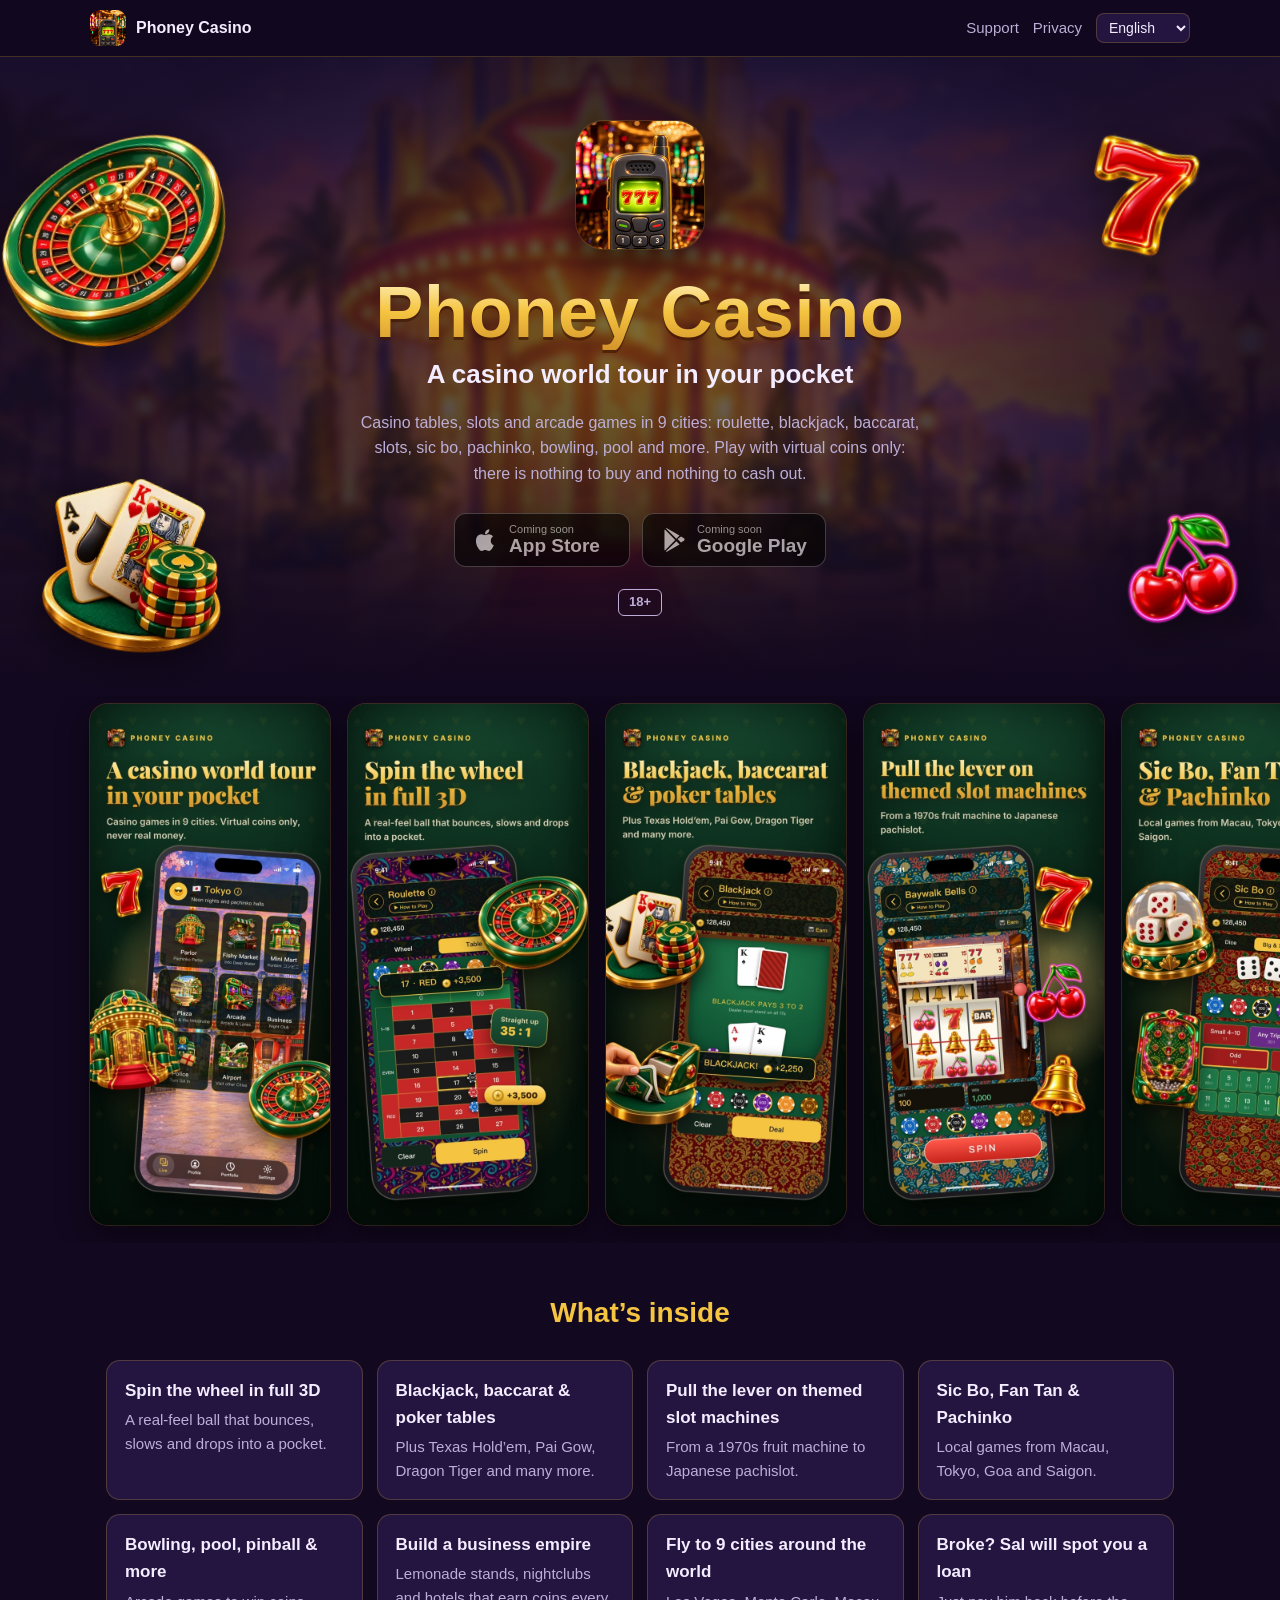
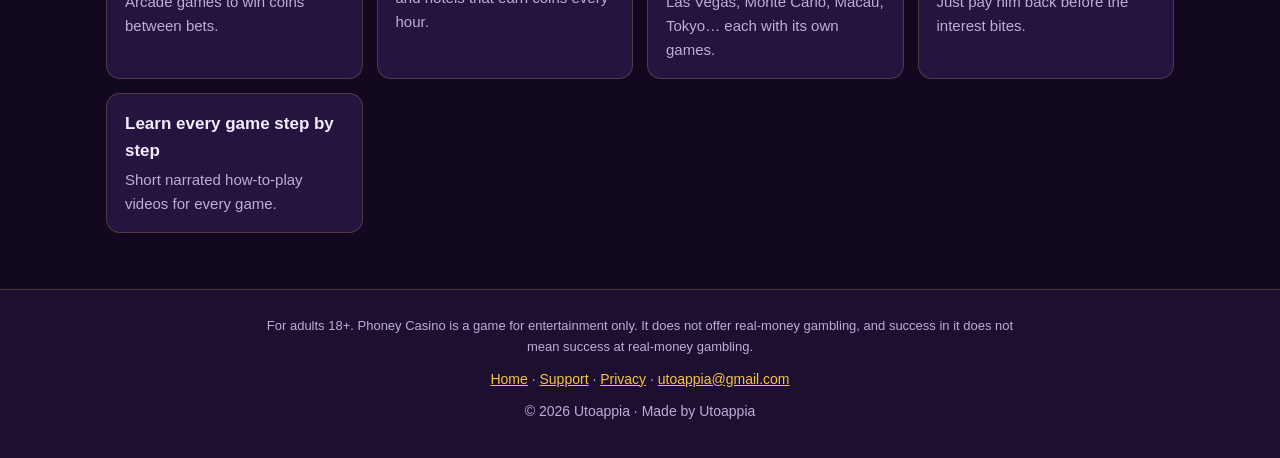
<file: index.html>
<!doctype html>
<html lang="en">
<head>
<meta charset="utf-8">
<meta name="viewport" content="width=device-width, initial-scale=1">
<title>Phoney Casino</title>
<meta name="description" content="Phoney Casino: 60 casino and arcade games in 9 cities, played with virtual coins only. For adults 18+.">
<meta name="theme-color" content="#12081f">
<link rel="icon" href="assets/favicon.png">
<link rel="apple-touch-icon" href="assets/apple-touch-icon.png">
<link rel="stylesheet" href="assets/style.css">
</head>
<body data-page="home" data-root="">
<noscript>Phoney Casino. Please enable JavaScript. Contact: utoappia@gmail.com</noscript>
<script src="assets/content.js"></script>
<script src="assets/app.js"></script>
</body>
</html>
</file>
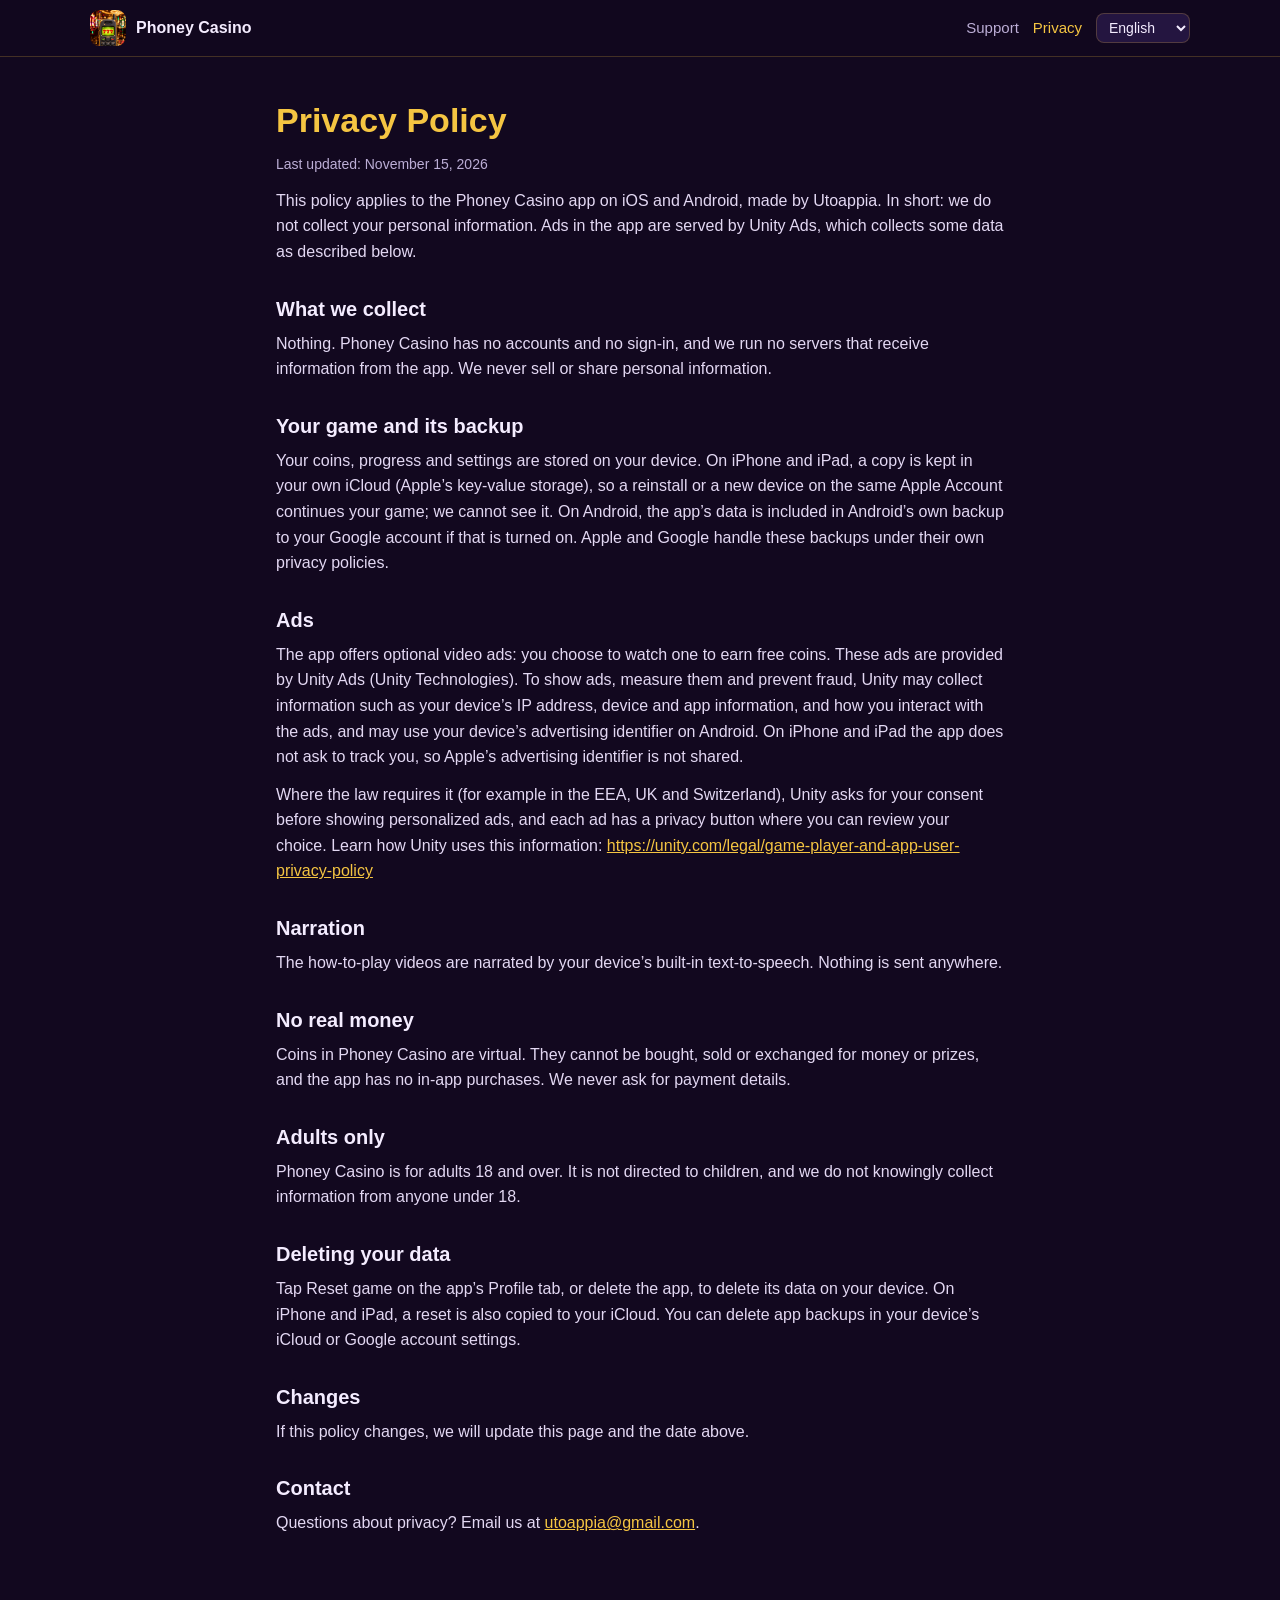
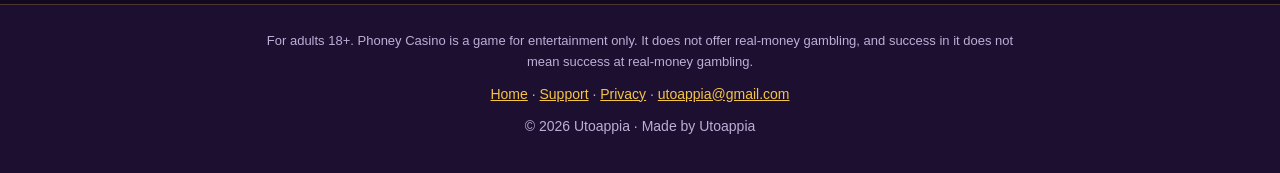
<file: privacy/index.html>
<!doctype html>
<html lang="en">
<head>
<meta charset="utf-8">
<meta name="viewport" content="width=device-width, initial-scale=1">
<title>Privacy Policy · Phoney Casino</title>
<meta name="description" content="Phoney Casino: 60 casino and arcade games in 9 cities, played with virtual coins only. For adults 18+.">
<meta name="theme-color" content="#12081f">
<link rel="icon" href="../assets/favicon.png">
<link rel="apple-touch-icon" href="../assets/apple-touch-icon.png">
<link rel="stylesheet" href="../assets/style.css">
</head>
<body data-page="privacy" data-root="../">
<noscript>Phoney Casino. Please enable JavaScript. Contact: utoappia@gmail.com</noscript>
<script src="../assets/content.js"></script>
<script src="../assets/app.js"></script>
</body>
</html>
</file>
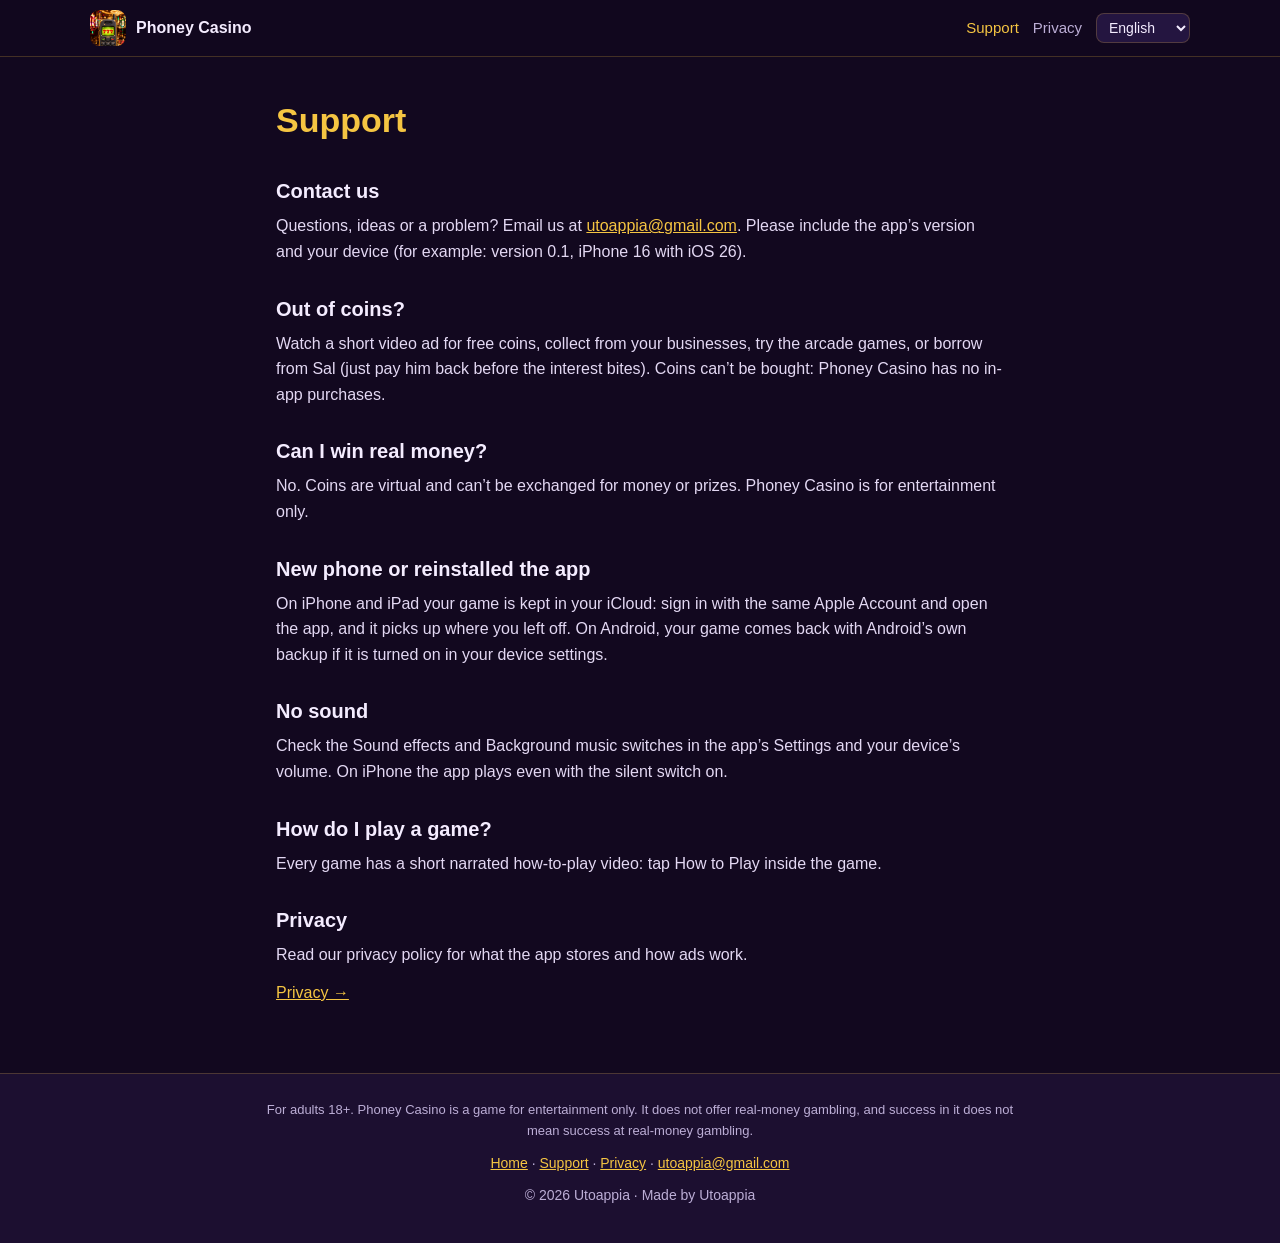
<file: support/index.html>
<!doctype html>
<html lang="en">
<head>
<meta charset="utf-8">
<meta name="viewport" content="width=device-width, initial-scale=1">
<title>Support · Phoney Casino</title>
<meta name="description" content="Phoney Casino: 60 casino and arcade games in 9 cities, played with virtual coins only. For adults 18+.">
<meta name="theme-color" content="#12081f">
<link rel="icon" href="../assets/favicon.png">
<link rel="apple-touch-icon" href="../assets/apple-touch-icon.png">
<link rel="stylesheet" href="../assets/style.css">
</head>
<body data-page="support" data-root="../">
<noscript>Phoney Casino. Please enable JavaScript. Contact: utoappia@gmail.com</noscript>
<script src="../assets/content.js"></script>
<script src="../assets/app.js"></script>
</body>
</html>
</file>
<file: assets/style.css>
/* Phoney Casino: the app's night-purple with gold, one dark look (it's a casino after dark). */
:root {
  --bg: #12081f;
  --bg-2: #1c0f30;
  --card: #241540;
  --line: rgba(245, 197, 66, 0.22);
  --text: #f4ecff;
  --muted: #bcaed6;
  --gold: #f5c542;
  --gold-2: #d4942a;
  color-scheme: dark;
}
* { box-sizing: border-box; }
html { -webkit-text-size-adjust: 100%; }
body {
  margin: 0;
  background: var(--bg);
  color: var(--text);
  font: 16px/1.6 -apple-system, BlinkMacSystemFont, 'Segoe UI', Roboto, 'PingFang TC', 'PingFang SC', 'Noto Sans TC', 'Noto Sans SC', sans-serif;
}
a { color: var(--gold); }
img { max-width: 100%; }
.sr { position: absolute; width: 1px; height: 1px; overflow: hidden; clip: rect(0 0 0 0); }

/* Header */
.top {
  position: sticky; top: 0; z-index: 10;
  display: flex; align-items: center; justify-content: space-between; gap: 12px;
  padding: 10px max(16px, calc((100% - 1100px) / 2));
  background: rgba(18, 8, 31, 0.86); backdrop-filter: blur(10px); -webkit-backdrop-filter: blur(10px);
  border-bottom: 1px solid var(--line);
}
.brand { display: flex; align-items: center; gap: 10px; color: var(--text); text-decoration: none; font-weight: 700; white-space: nowrap; }
.brand img { border-radius: 9px; }
.top nav { display: flex; align-items: center; gap: 14px; }
.top nav a { color: var(--muted); text-decoration: none; font-size: 15px; }
.top nav a[aria-current] , .top nav a:hover { color: var(--gold); }
.lang select {
  background: var(--card); color: var(--text); border: 1px solid var(--line); border-radius: 8px;
  padding: 5px 8px; font: inherit; font-size: 14px;
}
@media (max-width: 520px) {
  .brand span { display: none; }
  .top nav { gap: 10px; }
}

/* Hero */
.hero { position: relative; overflow: hidden; padding: 64px 16px 72px; text-align: center; isolation: isolate; }
.hero-bg {
  position: absolute; inset: -20px; z-index: -2;
  background: url('hero.jpg') 50% 30% / cover;
  filter: blur(4px) saturate(1.15);
}
.hero::before {
  content: ''; position: absolute; inset: 0; z-index: -1;
  background: radial-gradient(ellipse at 50% 45%, rgba(18, 8, 31, 0.55), rgba(18, 8, 31, 0.92) 70%), linear-gradient(transparent 70%, var(--bg));
}
.hero-text { max-width: 640px; margin: 0 auto; position: relative; z-index: 2; }
.app-icon { border-radius: 28px; box-shadow: 0 12px 40px rgba(0, 0, 0, 0.55), 0 0 0 1px var(--line); }
.hero h1 {
  margin: 18px 0 4px; font-size: clamp(40px, 9vw, 72px); line-height: 1.05; letter-spacing: 0.01em;
  background: linear-gradient(180deg, #fff3c4 0%, var(--gold) 48%, var(--gold-2) 100%);
  -webkit-background-clip: text; background-clip: text; color: transparent;
  filter: drop-shadow(0 3px 0 rgba(60, 20, 0, 0.6));
}
.tagline { margin: 0 0 14px; font-size: clamp(19px, 4vw, 26px); font-weight: 600; }
.intro { margin: 0 auto 26px; color: var(--muted); max-width: 560px; }
.stores { display: flex; justify-content: center; flex-wrap: wrap; gap: 12px; }
.store {
  display: inline-flex; align-items: center; gap: 10px; min-width: 176px;
  padding: 9px 18px; border-radius: 12px; text-decoration: none; text-align: left;
  background: #000; color: #fff; border: 1px solid rgba(255, 255, 255, 0.35);
}
.store svg { width: 26px; height: 26px; flex: none; }
.store span { display: flex; flex-direction: column; line-height: 1.15; }
.store small { font-size: 11px; opacity: 0.85; }
.store b { font-size: 19px; font-weight: 600; }
.store.soon { opacity: 0.6; cursor: default; }
.badge {
  display: inline-block; margin: 22px 0 0; padding: 2px 10px; border-radius: 6px;
  border: 1px solid var(--muted); color: var(--muted); font-size: 13px; font-weight: 700;
}
.cut { position: absolute; z-index: 1; pointer-events: none; filter: drop-shadow(0 10px 18px rgba(0, 0, 0, 0.5)); }
.c1 { width: 230px; left: max(-60px, calc(50% - 640px)); top: 70px; transform: rotate(-8deg); }
.c2 { width: 190px; left: max(-50px, calc(50% - 600px)); bottom: 30px; transform: rotate(7deg); }
.c3 { width: 120px; right: max(-20px, calc(50% - 560px)); top: 80px; transform: rotate(12deg); }
.c4 { width: 120px; right: max(-30px, calc(50% - 600px)); bottom: 60px; transform: rotate(-10deg); }
@media (max-width: 900px) {
  .c1, .c2 { width: 130px; opacity: 0.45; }
  .c3, .c4 { width: 80px; opacity: 0.45; }
}

/* Screenshots */
.gallery { padding: 8px 0 24px; }
.strip {
  display: flex; gap: 18px; overflow-x: auto; scroll-snap-type: x mandatory;
  padding: 8px max(16px, calc((100% - 1100px) / 2)) 18px; scrollbar-width: thin;
}
.shot { flex: 0 0 auto; width: min(240px, 62vw); margin: 0; scroll-snap-align: center; }
.shot img { display: block; width: 100%; height: auto; border-radius: 18px; box-shadow: 0 10px 30px rgba(0, 0, 0, 0.5), 0 0 0 1px var(--line); }

/* Features */
.features { max-width: 1100px; margin: 0 auto; padding: 24px 16px 56px; }
.features h2 { text-align: center; font-size: 28px; margin: 0 0 24px; color: var(--gold); }
.features ul { list-style: none; margin: 0; padding: 0; display: grid; gap: 14px; grid-template-columns: repeat(auto-fill, minmax(240px, 1fr)); }
.features li { background: var(--card); border: 1px solid var(--line); border-radius: 14px; padding: 16px 18px; }
.features h3 { margin: 0 0 4px; font-size: 17px; }
.features p { margin: 0; color: var(--muted); font-size: 15px; }

/* Privacy and support */
.doc { max-width: 760px; margin: 0 auto; padding: 36px 16px 56px; }
.doc h1 { color: var(--gold); font-size: 34px; margin: 0 0 6px; }
.doc h2 { font-size: 20px; margin: 28px 0 6px; }
.doc p { margin: 0 0 12px; color: #e3d8f3; overflow-wrap: anywhere; }
.updated { color: var(--muted) !important; font-size: 14px; }

/* Footer */
.foot { border-top: 1px solid var(--line); padding: 26px 16px 36px; text-align: center; color: var(--muted); font-size: 14px; background: var(--bg-2); }
.foot p { max-width: 760px; margin: 0 auto 10px; }
.foot .fine { font-size: 13px; }
.foot .by { margin-bottom: 0; }
</file>
